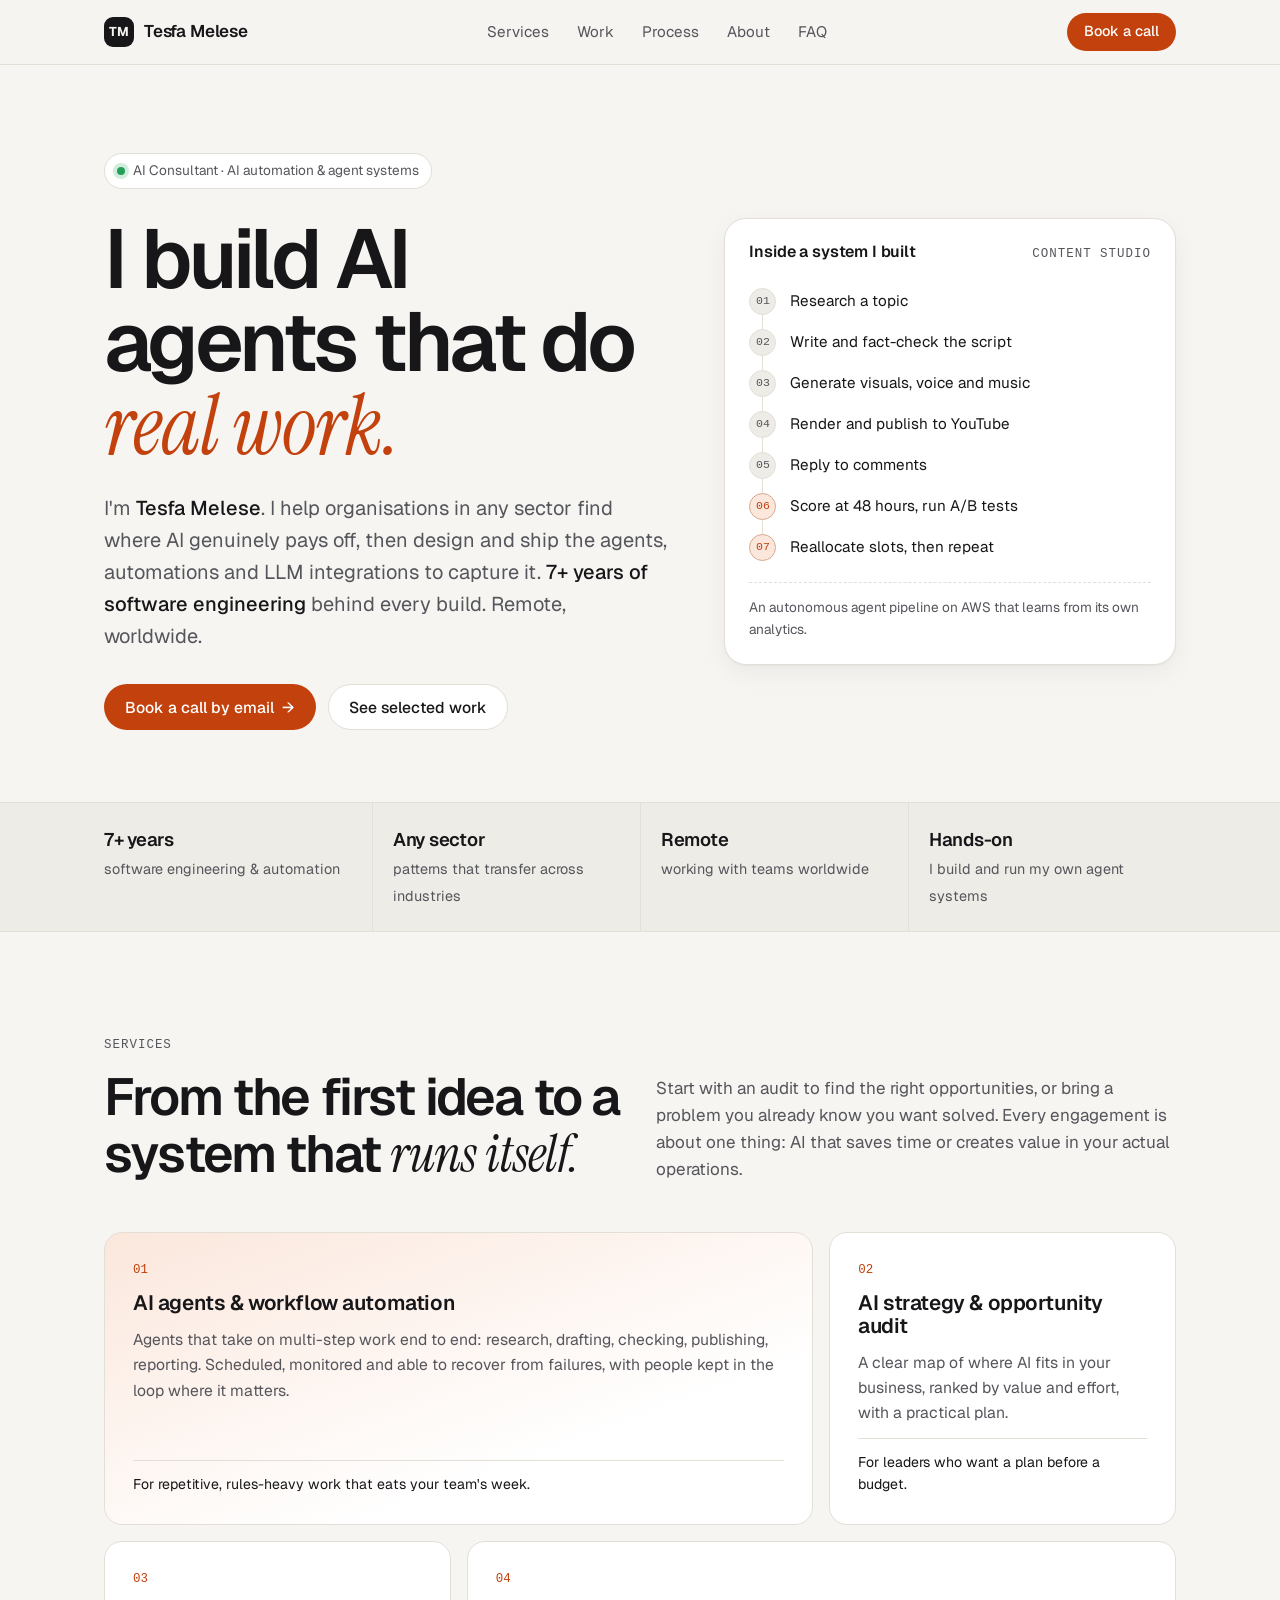
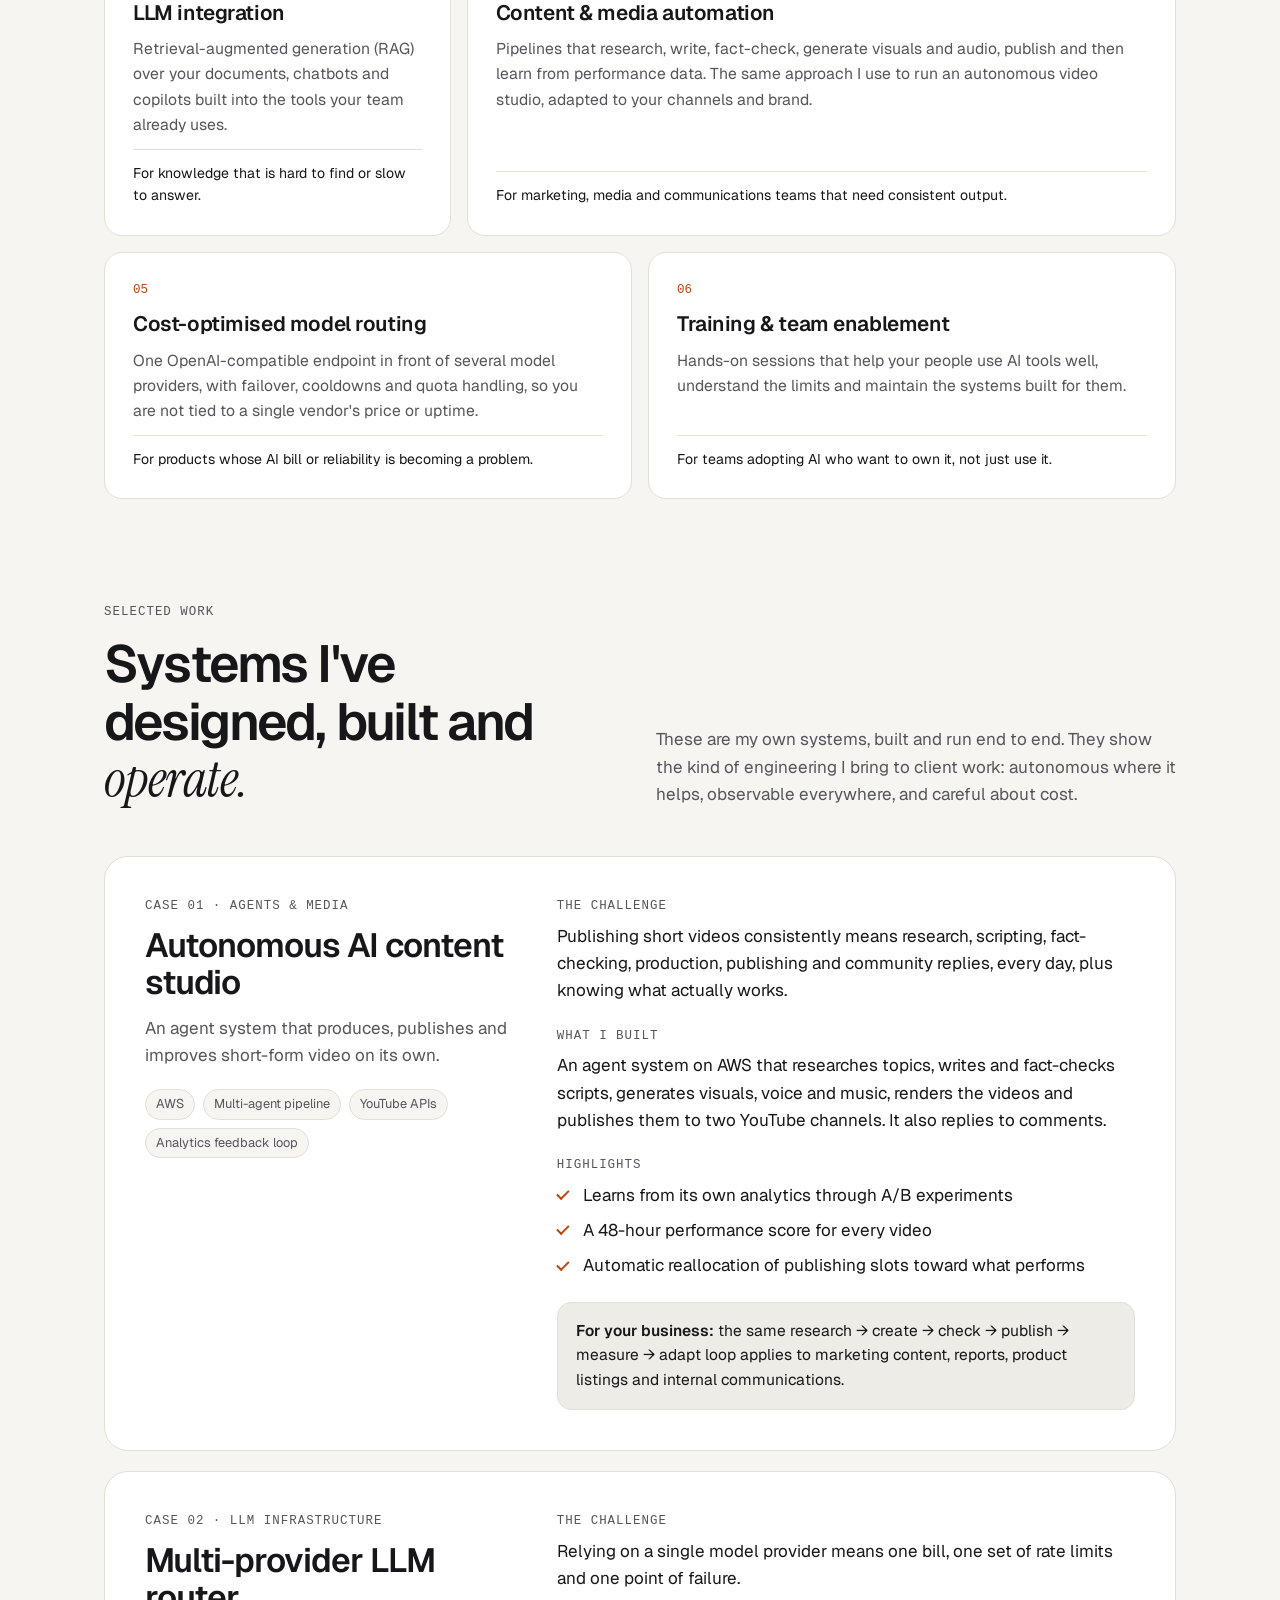
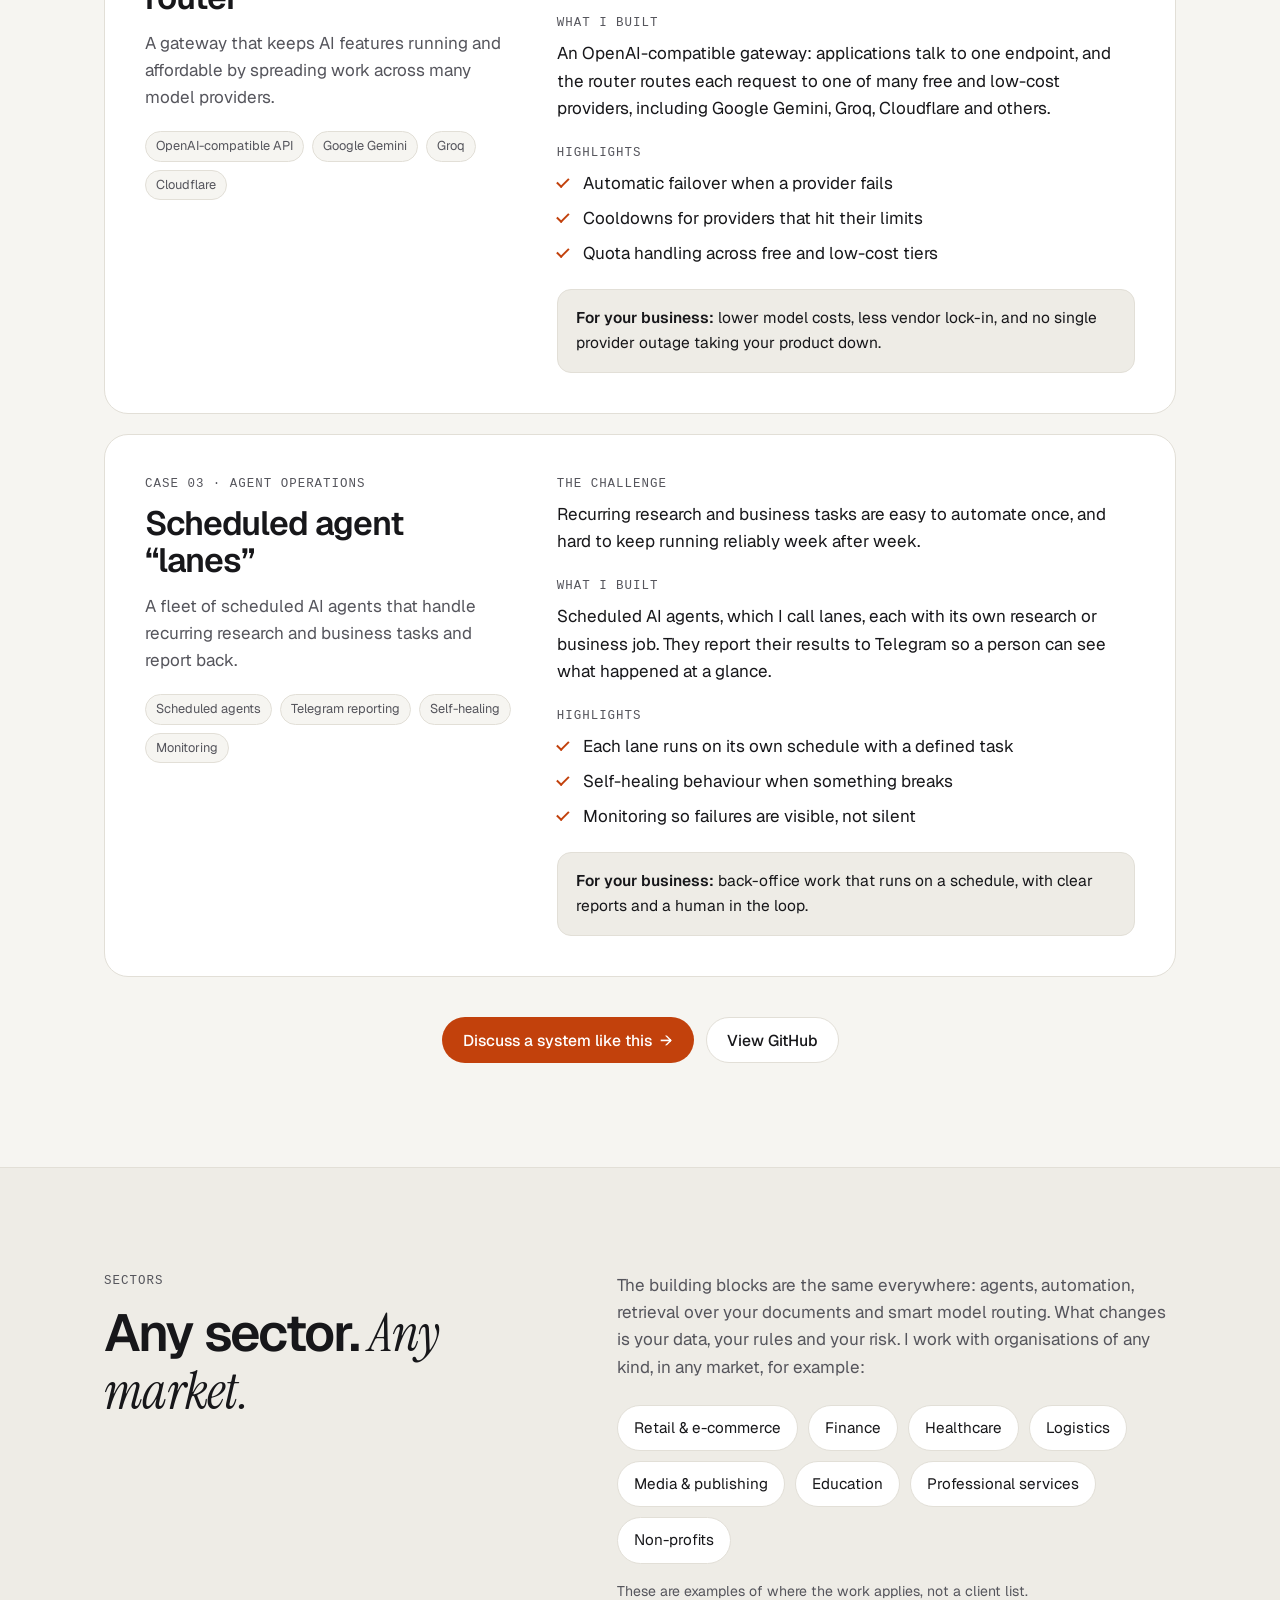
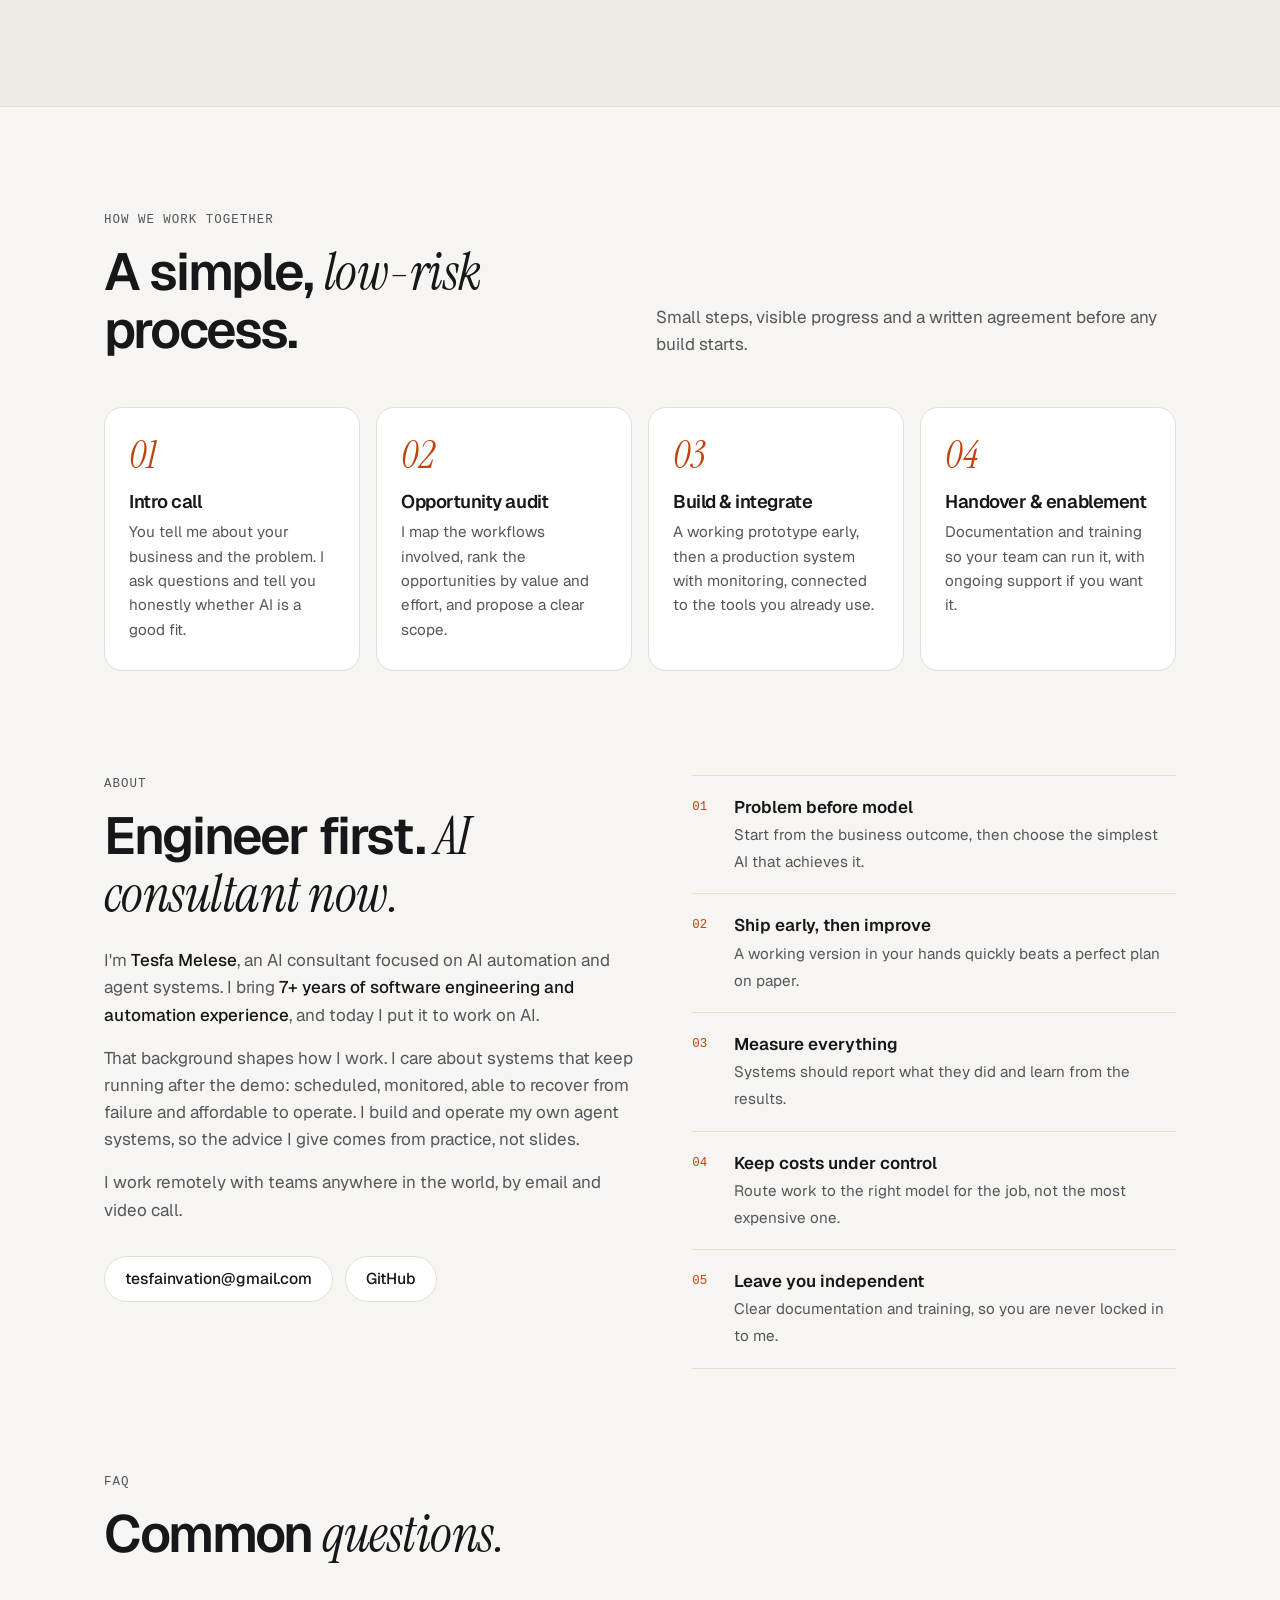
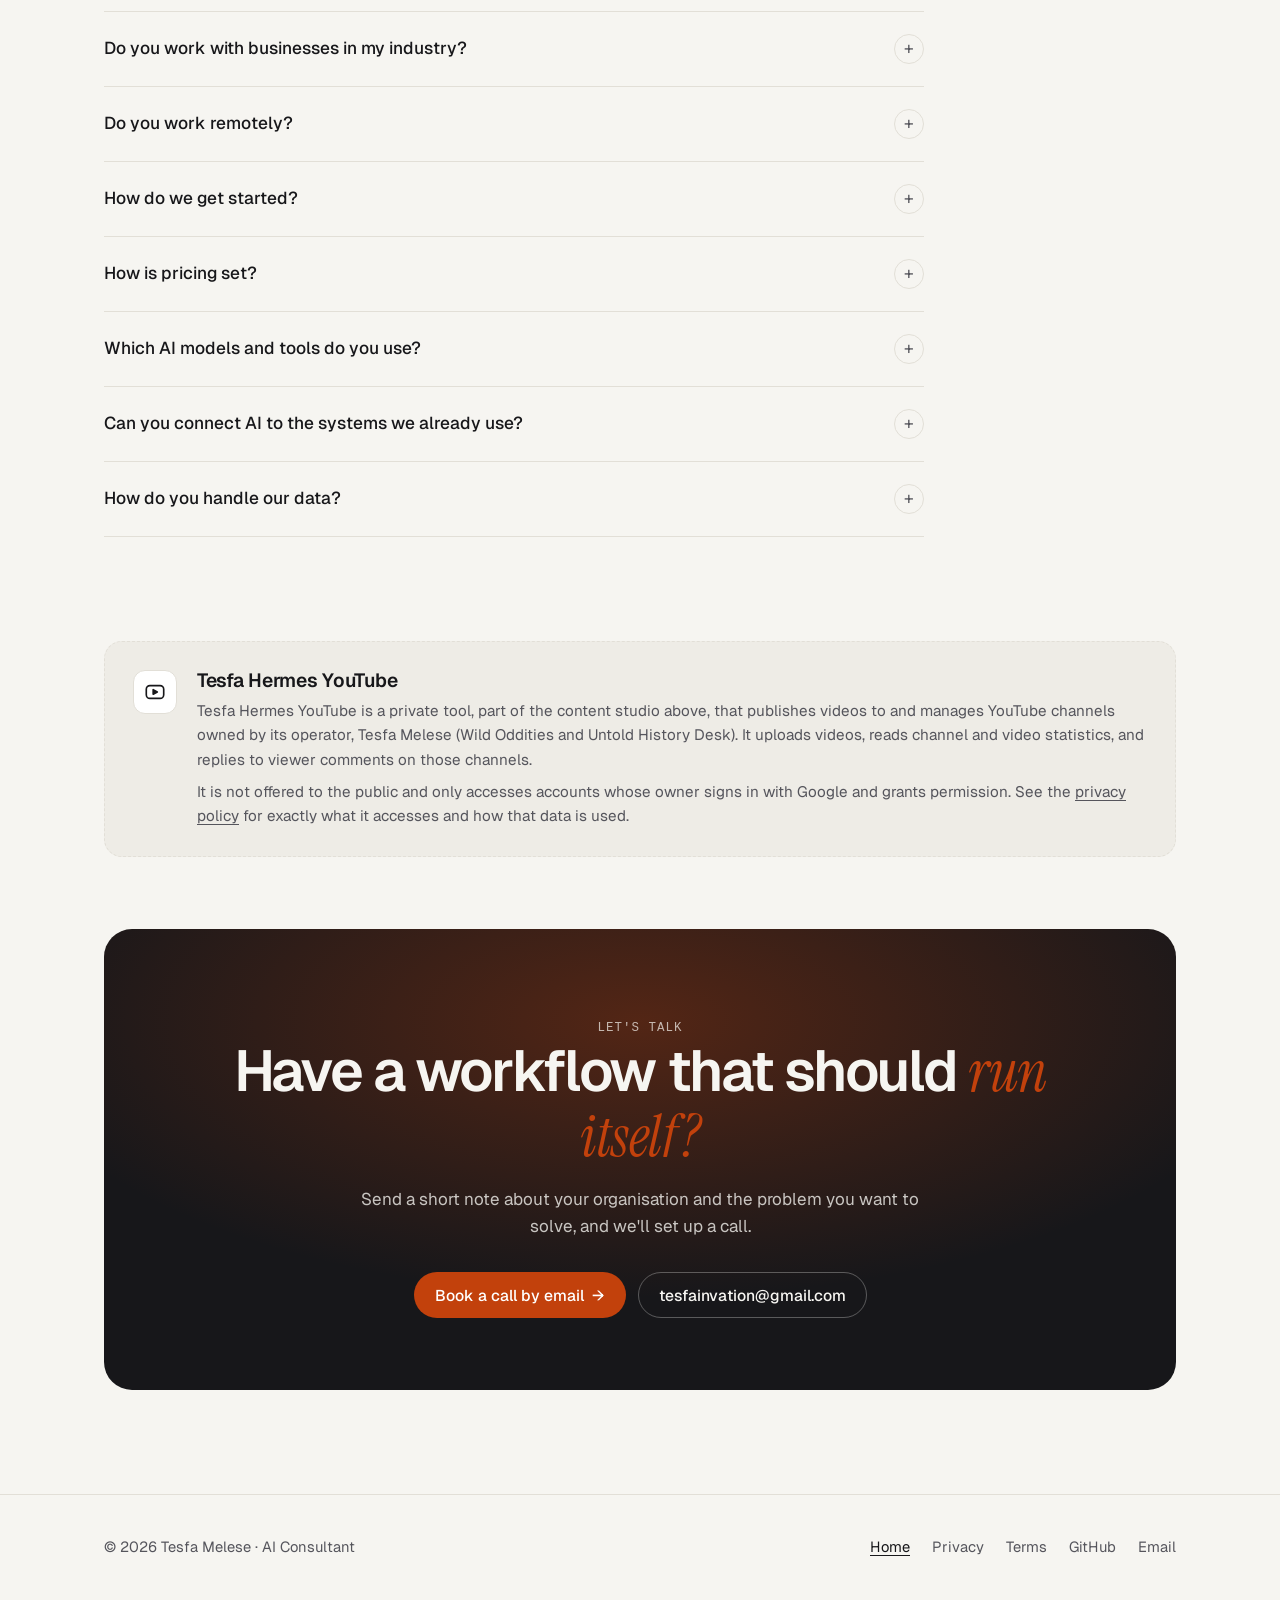
<file: index.html>
<!doctype html>
<html lang="en">
<head>
<meta charset="utf-8">
<meta name="viewport" content="width=device-width, initial-scale=1">
<title>Tesfa Melese | AI Consultant for AI Automation &amp; Agent Systems</title>
<meta name="description" content="Tesfa Melese is an AI consultant who designs and builds AI agents, workflow automation and LLM integrations for organisations in any sector. 7+ years of software engineering. Remote, worldwide.">
<meta name="author" content="Tesfa Melese">
<link rel="canonical" href="https://tesfainvation-droid.github.io/mrhope/">
<meta property="og:type" content="website">
<meta property="og:site_name" content="Tesfa Melese">
<meta property="og:title" content="Tesfa Melese | AI Consultant for AI Automation &amp; Agent Systems">
<meta property="og:description" content="I design and build AI agents, workflow automation and LLM integrations that do real work. Any sector, remote, worldwide.">
<meta property="og:url" content="https://tesfainvation-droid.github.io/mrhope/">
<meta name="twitter:card" content="summary">
<meta name="twitter:title" content="Tesfa Melese | AI Consultant">
<meta name="twitter:description" content="AI agents, workflow automation and LLM integrations for organisations in any sector.">
<meta name="theme-color" content="#f6f5f1" media="(prefers-color-scheme: light)">
<meta name="theme-color" content="#0f0f11" media="(prefers-color-scheme: dark)">
<link rel="icon" href="favicon.svg" type="image/svg+xml">
<link rel="preconnect" href="https://fonts.googleapis.com">
<link rel="preconnect" href="https://fonts.gstatic.com" crossorigin>
<link href="https://fonts.googleapis.com/css2?family=Geist:wght@400;500;600;700&family=Instrument+Serif:ital@1&display=swap" rel="stylesheet">
<link rel="stylesheet" href="style.css">
<script type="application/ld+json">
{"@context":"https://schema.org","@type":"Person","name":"Tesfa Melese","jobTitle":"AI Consultant","description":"AI automation and agent systems","email":"mailto:tesfainvation@gmail.com","url":"https://tesfainvation-droid.github.io/mrhope/","sameAs":["https://github.com/tesfainvation-droid"]}
</script>
</head>
<body>
<a class="skip" href="#main">Skip to content</a>

<header class="site-header">
  <nav class="wrap nav" aria-label="Main">
    <a class="brand" href="index.html" aria-label="Tesfa Melese, home"><span class="brand-mark" aria-hidden="true">TM</span><span class="brand-name">Tesfa Melese</span></a>
    <ul class="nav-links">
      <li><a href="#services">Services</a></li>
      <li><a href="#work">Work</a></li>
      <li><a href="#process">Process</a></li>
      <li><a href="#about">About</a></li>
      <li><a href="#faq">FAQ</a></li>
    </ul>
    <a class="btn btn-primary btn-sm" href="mailto:tesfainvation@gmail.com?subject=Booking%20a%20call">Book a call</a>
  </nav>
</header>

<main id="main">

  <!-- Hero -->
  <section class="hero" aria-labelledby="hero-title">
    <div class="wrap hero-grid">
      <div>
        <p class="status"><span class="dot" aria-hidden="true"></span>AI Consultant &middot; AI automation &amp; agent systems</p>
        <h1 id="hero-title">I build AI agents that do <span class="serif">real work.</span></h1>
        <p class="lede">I'm <strong>Tesfa Melese</strong>. I help organisations in any sector find where AI genuinely pays off, then design and ship the agents, automations and LLM integrations to capture it. <strong>7+ years of software engineering</strong> behind every build. Remote, worldwide.</p>
        <div class="cta-row">
          <a class="btn btn-primary" href="mailto:tesfainvation@gmail.com?subject=Booking%20a%20call">Book a call by email <span class="arrow" aria-hidden="true">&rarr;</span></a>
          <a class="btn btn-ghost" href="#work">See selected work</a>
        </div>
      </div>

      <aside class="system" aria-labelledby="system-title">
        <div class="system-head">
          <h2 id="system-title">Inside a system I built</h2>
          <span class="eyebrow">Content studio</span>
        </div>
        <ol class="flow">
          <li><span class="n">01</span>Research a topic</li>
          <li><span class="n">02</span>Write and fact-check the script</li>
          <li><span class="n">03</span>Generate visuals, voice and music</li>
          <li><span class="n">04</span>Render and publish to YouTube</li>
          <li><span class="n">05</span>Reply to comments</li>
          <li class="loop"><span class="n">06</span>Score at 48 hours, run A/B tests</li>
          <li class="loop"><span class="n">07</span>Reallocate slots, then repeat</li>
        </ol>
        <p class="system-foot">An autonomous agent pipeline on AWS that learns from its own analytics.</p>
      </aside>
    </div>
  </section>

  <!-- Facts -->
  <section class="facts" aria-label="At a glance">
    <div class="wrap">
      <ul>
        <li><b>7+ years</b><span>software engineering &amp; automation</span></li>
        <li><b>Any sector</b><span>patterns that transfer across industries</span></li>
        <li><b>Remote</b><span>working with teams worldwide</span></li>
        <li><b>Hands-on</b><span>I build and run my own agent systems</span></li>
      </ul>
    </div>
  </section>

  <!-- Services -->
  <section class="section" id="services" aria-labelledby="services-title">
    <div class="wrap">
      <div class="section-head">
        <div>
          <p class="eyebrow">Services</p>
          <h2 id="services-title">From the first idea to a system that <span class="serif">runs itself.</span></h2>
        </div>
        <p>Start with an audit to find the right opportunities, or bring a problem you already know you want solved. Every engagement is about one thing: AI that saves time or creates value in your actual operations.</p>
      </div>

      <div class="bento">
        <article class="card feature span-4">
          <span class="idx">01</span>
          <h3>AI agents &amp; workflow automation</h3>
          <p>Agents that take on multi-step work end to end: research, drafting, checking, publishing, reporting. Scheduled, monitored and able to recover from failures, with people kept in the loop where it matters.</p>
          <p class="for">For repetitive, rules-heavy work that eats your team's week.</p>
        </article>
        <article class="card span-2">
          <span class="idx">02</span>
          <h3>AI strategy &amp; opportunity audit</h3>
          <p>A clear map of where AI fits in your business, ranked by value and effort, with a practical plan.</p>
          <p class="for">For leaders who want a plan before a budget.</p>
        </article>
        <article class="card span-2">
          <span class="idx">03</span>
          <h3>LLM integration</h3>
          <p>Retrieval-augmented generation (RAG) over your documents, chatbots and copilots built into the tools your team already uses.</p>
          <p class="for">For knowledge that is hard to find or slow to answer.</p>
        </article>
        <article class="card span-4">
          <span class="idx">04</span>
          <h3>Content &amp; media automation</h3>
          <p>Pipelines that research, write, fact-check, generate visuals and audio, publish and then learn from performance data. The same approach I use to run an autonomous video studio, adapted to your channels and brand.</p>
          <p class="for">For marketing, media and communications teams that need consistent output.</p>
        </article>
        <article class="card span-3">
          <span class="idx">05</span>
          <h3>Cost-optimised model routing</h3>
          <p>One OpenAI-compatible endpoint in front of several model providers, with failover, cooldowns and quota handling, so you are not tied to a single vendor's price or uptime.</p>
          <p class="for">For products whose AI bill or reliability is becoming a problem.</p>
        </article>
        <article class="card span-3">
          <span class="idx">06</span>
          <h3>Training &amp; team enablement</h3>
          <p>Hands-on sessions that help your people use AI tools well, understand the limits and maintain the systems built for them.</p>
          <p class="for">For teams adopting AI who want to own it, not just use it.</p>
        </article>
      </div>
    </div>
  </section>

  <!-- Work -->
  <section class="section" id="work" aria-labelledby="work-title" style="padding-top:0">
    <div class="wrap">
      <div class="section-head">
        <div>
          <p class="eyebrow">Selected work</p>
          <h2 id="work-title">Systems I've designed, built and <span class="serif">operate.</span></h2>
        </div>
        <p>These are my own systems, built and run end to end. They show the kind of engineering I bring to client work: autonomous where it helps, observable everywhere, and careful about cost.</p>
      </div>

      <div class="cases">
        <article class="case">
          <div class="case-meta">
            <p class="eyebrow">Case 01 &middot; Agents &amp; media</p>
            <h3>Autonomous AI content studio</h3>
            <p>An agent system that produces, publishes and improves short-form video on its own.</p>
            <ul class="tags" aria-label="Technologies and themes">
              <li>AWS</li><li>Multi-agent pipeline</li><li>YouTube APIs</li><li>Analytics feedback loop</li>
            </ul>
          </div>
          <div class="case-body">
            <div>
              <h4>The challenge</h4>
              <p>Publishing short videos consistently means research, scripting, fact-checking, production, publishing and community replies, every day, plus knowing what actually works.</p>
            </div>
            <div>
              <h4>What I built</h4>
              <p>An agent system on AWS that researches topics, writes and fact-checks scripts, generates visuals, voice and music, renders the videos and publishes them to two YouTube channels. It also replies to comments.</p>
            </div>
            <div>
              <h4>Highlights</h4>
              <ul class="ticks">
                <li>Learns from its own analytics through A/B experiments</li>
                <li>A 48-hour performance score for every video</li>
                <li>Automatic reallocation of publishing slots toward what performs</li>
              </ul>
            </div>
            <p class="takeaway"><b>For your business:</b> the same research &rarr; create &rarr; check &rarr; publish &rarr; measure &rarr; adapt loop applies to marketing content, reports, product listings and internal communications.</p>
          </div>
        </article>

        <article class="case">
          <div class="case-meta">
            <p class="eyebrow">Case 02 &middot; LLM infrastructure</p>
            <h3>Multi-provider LLM router</h3>
            <p>A gateway that keeps AI features running and affordable by spreading work across many model providers.</p>
            <ul class="tags" aria-label="Technologies and themes">
              <li>OpenAI-compatible API</li><li>Google Gemini</li><li>Groq</li><li>Cloudflare</li>
            </ul>
          </div>
          <div class="case-body">
            <div>
              <h4>The challenge</h4>
              <p>Relying on a single model provider means one bill, one set of rate limits and one point of failure.</p>
            </div>
            <div>
              <h4>What I built</h4>
              <p>An OpenAI-compatible gateway: applications talk to one endpoint, and the router routes each request to one of many free and low-cost providers, including Google Gemini, Groq, Cloudflare and others.</p>
            </div>
            <div>
              <h4>Highlights</h4>
              <ul class="ticks">
                <li>Automatic failover when a provider fails</li>
                <li>Cooldowns for providers that hit their limits</li>
                <li>Quota handling across free and low-cost tiers</li>
              </ul>
            </div>
            <p class="takeaway"><b>For your business:</b> lower model costs, less vendor lock-in, and no single provider outage taking your product down.</p>
          </div>
        </article>

        <article class="case">
          <div class="case-meta">
            <p class="eyebrow">Case 03 &middot; Agent operations</p>
            <h3>Scheduled agent “lanes”</h3>
            <p>A fleet of scheduled AI agents that handle recurring research and business tasks and report back.</p>
            <ul class="tags" aria-label="Technologies and themes">
              <li>Scheduled agents</li><li>Telegram reporting</li><li>Self-healing</li><li>Monitoring</li>
            </ul>
          </div>
          <div class="case-body">
            <div>
              <h4>The challenge</h4>
              <p>Recurring research and business tasks are easy to automate once, and hard to keep running reliably week after week.</p>
            </div>
            <div>
              <h4>What I built</h4>
              <p>Scheduled AI agents, which I call lanes, each with its own research or business job. They report their results to Telegram so a person can see what happened at a glance.</p>
            </div>
            <div>
              <h4>Highlights</h4>
              <ul class="ticks">
                <li>Each lane runs on its own schedule with a defined task</li>
                <li>Self-healing behaviour when something breaks</li>
                <li>Monitoring so failures are visible, not silent</li>
              </ul>
            </div>
            <p class="takeaway"><b>For your business:</b> back-office work that runs on a schedule, with clear reports and a human in the loop.</p>
          </div>
        </article>
      </div>

      <div class="cta-row" style="justify-content:center;margin-top:40px">
        <a class="btn btn-primary" href="mailto:tesfainvation@gmail.com?subject=A%20system%20like%20this%20for%20my%20business">Discuss a system like this <span class="arrow" aria-hidden="true">&rarr;</span></a>
        <a class="btn btn-ghost" href="https://github.com/tesfainvation-droid" rel="noopener">View GitHub</a>
      </div>
    </div>
  </section>

  <!-- Sectors -->
  <section class="section" id="sectors" aria-labelledby="sectors-title" style="background:var(--bg-2);border-top:1px solid var(--line);border-bottom:1px solid var(--line)">
    <div class="wrap sectors">
      <div>
        <p class="eyebrow">Sectors</p>
        <h2 id="sectors-title" style="font-size:clamp(2rem,1.3rem + 2.6vw,3.25rem);letter-spacing:-.035em;margin-top:12px">Any sector. <span class="serif">Any market.</span></h2>
      </div>
      <div>
        <p style="color:var(--muted);margin-bottom:24px">The building blocks are the same everywhere: agents, automation, retrieval over your documents and smart model routing. What changes is your data, your rules and your risk. I work with organisations of any kind, in any market, for example:</p>
        <ul class="chips">
          <li>Retail &amp; e-commerce</li><li>Finance</li><li>Healthcare</li><li>Logistics</li><li>Media &amp; publishing</li><li>Education</li><li>Professional services</li><li>Non-profits</li>
        </ul>
        <p class="note">These are examples of where the work applies, not a client list.</p>
      </div>
    </div>
  </section>

  <!-- Process -->
  <section class="section" id="process" aria-labelledby="process-title">
    <div class="wrap">
      <div class="section-head">
        <div>
          <p class="eyebrow">How we work together</p>
          <h2 id="process-title">A simple, <span class="serif">low-risk</span> process.</h2>
        </div>
        <p>Small steps, visible progress and a written agreement before any build starts.</p>
      </div>
      <ol class="steps">
        <li><h3>Intro call</h3><p>You tell me about your business and the problem. I ask questions and tell you honestly whether AI is a good fit.</p></li>
        <li><h3>Opportunity audit</h3><p>I map the workflows involved, rank the opportunities by value and effort, and propose a clear scope.</p></li>
        <li><h3>Build &amp; integrate</h3><p>A working prototype early, then a production system with monitoring, connected to the tools you already use.</p></li>
        <li><h3>Handover &amp; enablement</h3><p>Documentation and training so your team can run it, with ongoing support if you want it.</p></li>
      </ol>
    </div>
  </section>

  <!-- About -->
  <section class="section" id="about" aria-labelledby="about-title" style="padding-top:0">
    <div class="wrap about">
      <div class="about-copy">
        <p class="eyebrow">About</p>
        <h2 id="about-title">Engineer first. <span class="serif">AI consultant now.</span></h2>
        <p>I'm <strong>Tesfa Melese</strong>, an AI consultant focused on AI automation and agent systems. I bring <strong>7+ years of software engineering and automation experience</strong>, and today I put it to work on AI.</p>
        <p>That background shapes how I work. I care about systems that keep running after the demo: scheduled, monitored, able to recover from failure and affordable to operate. I build and operate my own agent systems, so the advice I give comes from practice, not slides.</p>
        <p>I work remotely with teams anywhere in the world, by email and video call.</p>
        <div class="cta-row">
          <a class="btn btn-ghost" href="mailto:tesfainvation@gmail.com"><span class="break">tesfainvation@gmail.com</span></a>
          <a class="btn btn-ghost" href="https://github.com/tesfainvation-droid" rel="noopener">GitHub</a>
        </div>
      </div>
      <ul class="principles" aria-label="How I work">
        <li><span class="k">01</span><div><b>Problem before model</b><span>Start from the business outcome, then choose the simplest AI that achieves it.</span></div></li>
        <li><span class="k">02</span><div><b>Ship early, then improve</b><span>A working version in your hands quickly beats a perfect plan on paper.</span></div></li>
        <li><span class="k">03</span><div><b>Measure everything</b><span>Systems should report what they did and learn from the results.</span></div></li>
        <li><span class="k">04</span><div><b>Keep costs under control</b><span>Route work to the right model for the job, not the most expensive one.</span></div></li>
        <li><span class="k">05</span><div><b>Leave you independent</b><span>Clear documentation and training, so you are never locked in to me.</span></div></li>
      </ul>
    </div>
  </section>

  <!-- FAQ -->
  <section class="section" id="faq" aria-labelledby="faq-title" style="padding-top:0">
    <div class="wrap">
      <div class="section-head">
        <div>
          <p class="eyebrow">FAQ</p>
          <h2 id="faq-title">Common <span class="serif">questions.</span></h2>
        </div>
      </div>
      <div class="faq">
        <details>
          <summary>Do you work with businesses in my industry?</summary>
          <p>Very likely. I work with organisations in any sector. The core techniques, such as agents, automation, retrieval and model routing, transfer well; the first call is where we check whether your use case is a good fit.</p>
        </details>
        <details>
          <summary>Do you work remotely?</summary>
          <p>Yes. I work remotely with teams worldwide, using email for most communication and video calls at a time that suits both sides.</p>
        </details>
        <details>
          <summary>How do we get started?</summary>
          <p>Send an email to <a href="mailto:tesfainvation@gmail.com" class="break">tesfainvation@gmail.com</a> with a few lines about your organisation and the problem you want to solve. We'll arrange a short call, and if it is a good fit you'll receive a written proposal.</p>
        </details>
        <details>
          <summary>How is pricing set?</summary>
          <p>Every engagement is scoped individually. You receive a written proposal covering scope, timeline and price before any work begins, and the engagement is governed by a separate written agreement.</p>
        </details>
        <details>
          <summary>Which AI models and tools do you use?</summary>
          <p>I'm model-agnostic. I've built systems across providers such as Google Gemini, Groq and Cloudflare, and I choose models based on the task, the cost and your data requirements.</p>
        </details>
        <details>
          <summary>Can you connect AI to the systems we already use?</summary>
          <p>Integration is a core part of the work. The aim is for AI to fit into the tools and processes your team already relies on, not to add another tool to the pile.</p>
        </details>
        <details>
          <summary>How do you handle our data?</summary>
          <p>How data is accessed, stored and protected is agreed up front and written into the engagement agreement. Systems are designed to use only the data they need.</p>
        </details>
      </div>
    </div>
  </section>

  <!-- App note (Google OAuth homepage) -->
  <section aria-labelledby="app-title">
    <div class="wrap" style="padding-bottom:72px">
      <div class="app-note">
        <div class="badge" aria-hidden="true">
          <svg width="22" height="22" viewBox="0 0 24 24" fill="none" stroke="currentColor" stroke-width="1.8" stroke-linecap="round" stroke-linejoin="round"><rect x="2.5" y="5" width="19" height="14" rx="4"/><path d="M10 9.5v5l4.5-2.5z" fill="currentColor"/></svg>
        </div>
        <div>
          <h2 id="app-title">Tesfa Hermes YouTube</h2>
          <p>Tesfa Hermes YouTube is a private tool, part of the content studio above, that publishes videos to and manages YouTube channels owned by its operator, Tesfa Melese (Wild Oddities and Untold History Desk). It uploads videos, reads channel and video statistics, and replies to viewer comments on those channels.</p>
          <p>It is not offered to the public and only accesses accounts whose owner signs in with Google and grants permission. See the <a href="privacy.html#app">privacy policy</a> for exactly what it accesses and how that data is used.</p>
        </div>
      </div>
    </div>
  </section>

  <!-- Final CTA -->
  <section class="wrap" aria-labelledby="cta-title">
    <div class="cta-band">
      <p class="eyebrow" style="opacity:.7;color:inherit">Let's talk</p>
      <h2 id="cta-title">Have a workflow that should <span class="serif">run itself?</span></h2>
      <p>Send a short note about your organisation and the problem you want to solve, and we'll set up a call.</p>
      <div class="cta-row">
        <a class="btn btn-primary" href="mailto:tesfainvation@gmail.com?subject=Booking%20a%20call">Book a call by email <span class="arrow" aria-hidden="true">&rarr;</span></a>
        <a class="btn btn-ghost" href="mailto:tesfainvation@gmail.com"><span class="break">tesfainvation@gmail.com</span></a>
      </div>
    </div>
  </section>

</main>

<footer class="site-footer">
  <div class="wrap foot">
    <p>&copy; 2026 Tesfa Melese &middot; AI Consultant</p>
    <ul class="foot-links" aria-label="Footer">
      <li><a href="index.html" aria-current="page">Home</a></li>
      <li><a href="privacy.html">Privacy</a></li>
      <li><a href="terms.html">Terms</a></li>
      <li><a href="https://github.com/tesfainvation-droid" rel="noopener">GitHub</a></li>
      <li><a href="mailto:tesfainvation@gmail.com">Email</a></li>
    </ul>
  </div>
</footer>
</body>
</html>
</file>
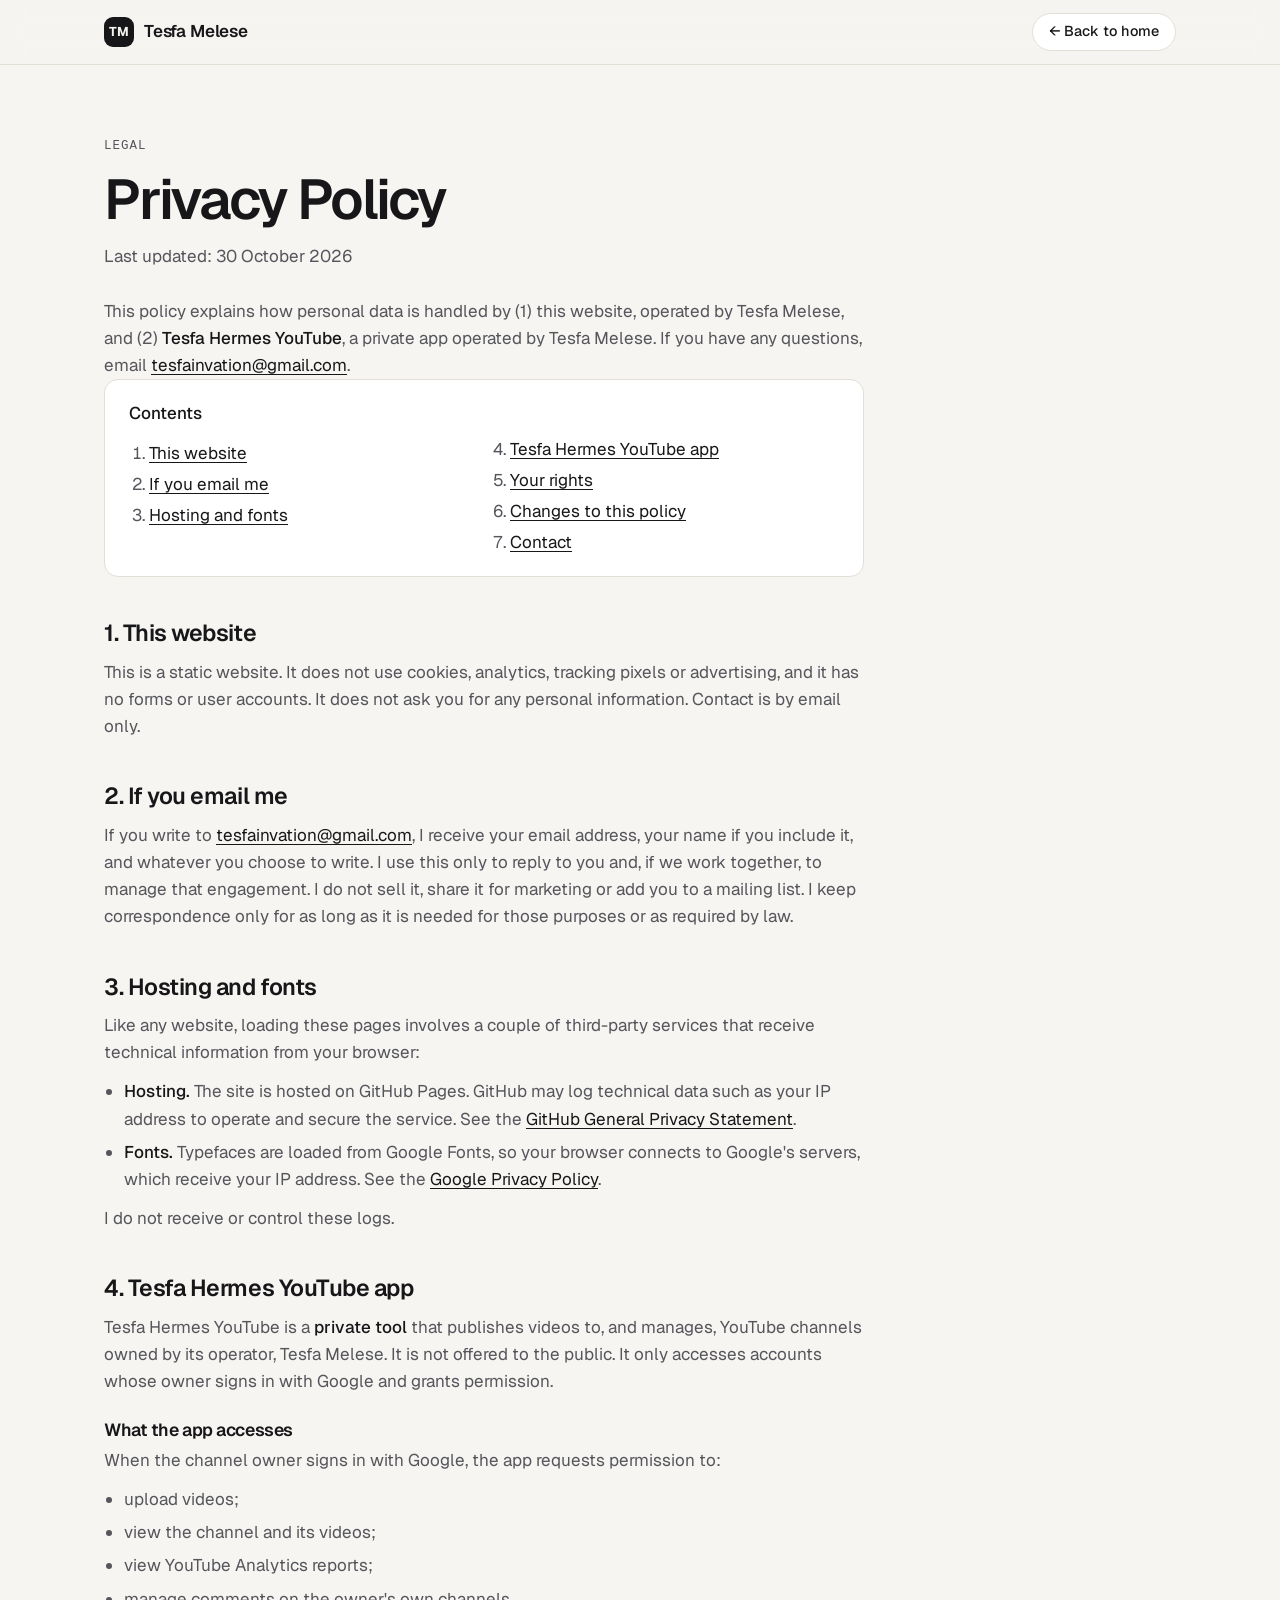
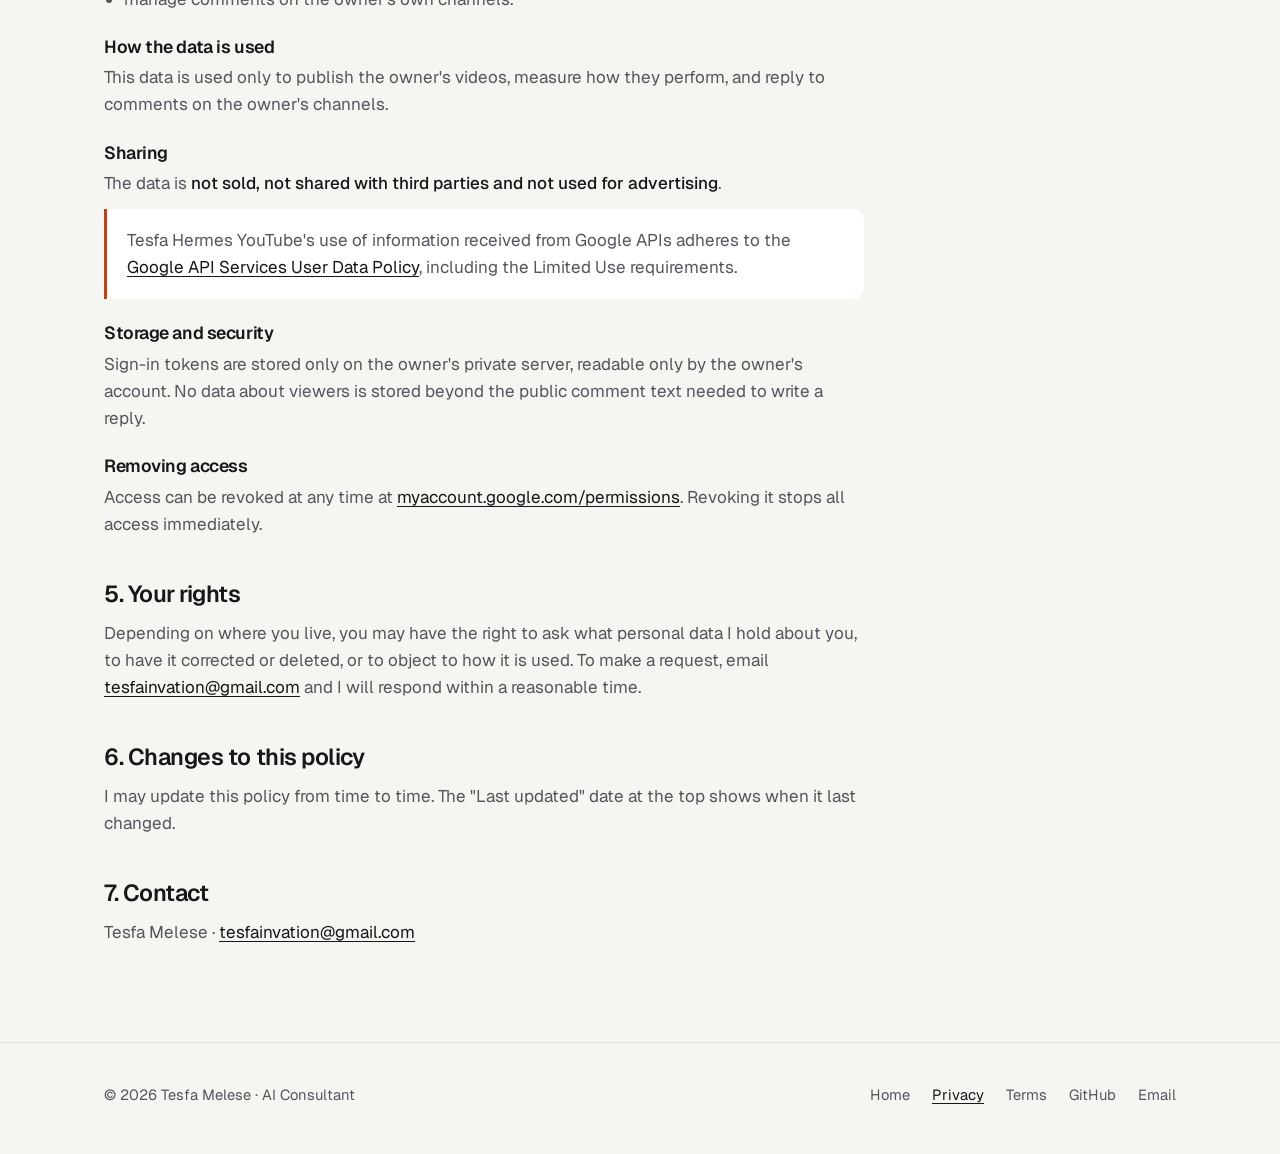
<file: privacy.html>
<!doctype html>
<html lang="en">
<head>
<meta charset="utf-8">
<meta name="viewport" content="width=device-width, initial-scale=1">
<title>Privacy Policy | Tesfa Melese and Tesfa Hermes YouTube</title>
<meta name="description" content="Privacy policy for the website of Tesfa Melese, AI consultant, and for the Tesfa Hermes YouTube app.">
<link rel="canonical" href="https://tesfainvation-droid.github.io/mrhope/privacy.html">
<meta property="og:type" content="website">
<meta property="og:site_name" content="Tesfa Melese">
<meta property="og:title" content="Privacy Policy | Tesfa Melese">
<meta property="og:description" content="How this website and the Tesfa Hermes YouTube app handle data.">
<meta property="og:url" content="https://tesfainvation-droid.github.io/mrhope/privacy.html">
<meta name="twitter:card" content="summary">
<meta name="theme-color" content="#f6f5f1" media="(prefers-color-scheme: light)">
<meta name="theme-color" content="#0f0f11" media="(prefers-color-scheme: dark)">
<link rel="icon" href="favicon.svg" type="image/svg+xml">
<link rel="preconnect" href="https://fonts.googleapis.com">
<link rel="preconnect" href="https://fonts.gstatic.com" crossorigin>
<link href="https://fonts.googleapis.com/css2?family=Geist:wght@400;500;600;700&family=Instrument+Serif:ital@1&display=swap" rel="stylesheet">
<link rel="stylesheet" href="style.css">
</head>
<body>
<a class="skip" href="#main">Skip to content</a>

<header class="site-header">
  <nav class="wrap nav" aria-label="Main">
    <a class="brand" href="index.html" aria-label="Tesfa Melese, home"><span class="brand-mark" aria-hidden="true">TM</span><span class="brand-name">Tesfa Melese</span></a>
    <a class="btn btn-ghost btn-sm" href="index.html">&larr; Back to home</a>
  </nav>
</header>

<main id="main" class="wrap">
  <article class="legal">
    <p class="eyebrow">Legal</p>
    <h1>Privacy Policy</h1>
    <p class="updated">Last updated: 30 October 2026</p>

    <p>This policy explains how personal data is handled by (1) this website, operated by Tesfa Melese, and (2) <strong>Tesfa Hermes YouTube</strong>, a private app operated by Tesfa Melese. If you have any questions, email <a href="mailto:tesfainvation@gmail.com">tesfainvation@gmail.com</a>.</p>

    <nav class="toc" aria-label="Contents">
      <strong>Contents</strong>
      <ol>
        <li><a href="#website">This website</a></li>
        <li><a href="#email">If you email me</a></li>
        <li><a href="#third-parties">Hosting and fonts</a></li>
        <li><a href="#app">Tesfa Hermes YouTube app</a></li>
        <li><a href="#rights">Your rights</a></li>
        <li><a href="#changes">Changes to this policy</a></li>
        <li><a href="#contact">Contact</a></li>
      </ol>
    </nav>

    <h2 id="website">1. This website</h2>
    <p>This is a static website. It does not use cookies, analytics, tracking pixels or advertising, and it has no forms or user accounts. It does not ask you for any personal information. Contact is by email only.</p>

    <h2 id="email">2. If you email me</h2>
    <p>If you write to <a href="mailto:tesfainvation@gmail.com">tesfainvation@gmail.com</a>, I receive your email address, your name if you include it, and whatever you choose to write. I use this only to reply to you and, if we work together, to manage that engagement. I do not sell it, share it for marketing or add you to a mailing list. I keep correspondence only for as long as it is needed for those purposes or as required by law.</p>

    <h2 id="third-parties">3. Hosting and fonts</h2>
    <p>Like any website, loading these pages involves a couple of third-party services that receive technical information from your browser:</p>
    <ul>
      <li><strong>Hosting.</strong> The site is hosted on GitHub Pages. GitHub may log technical data such as your IP address to operate and secure the service. See the <a href="https://docs.github.com/en/site-policy/privacy-policies/github-general-privacy-statement" rel="noopener">GitHub General Privacy Statement</a>.</li>
      <li><strong>Fonts.</strong> Typefaces are loaded from Google Fonts, so your browser connects to Google's servers, which receive your IP address. See the <a href="https://policies.google.com/privacy" rel="noopener">Google Privacy Policy</a>.</li>
    </ul>
    <p>I do not receive or control these logs.</p>

    <h2 id="app">4. Tesfa Hermes YouTube app</h2>
    <p>Tesfa Hermes YouTube is a <strong>private tool</strong> that publishes videos to, and manages, YouTube channels owned by its operator, Tesfa Melese. It is not offered to the public. It only accesses accounts whose owner signs in with Google and grants permission.</p>

    <h3>What the app accesses</h3>
    <p>When the channel owner signs in with Google, the app requests permission to:</p>
    <ul>
      <li>upload videos;</li>
      <li>view the channel and its videos;</li>
      <li>view YouTube Analytics reports;</li>
      <li>manage comments on the owner's own channels.</li>
    </ul>

    <h3>How the data is used</h3>
    <p>This data is used only to publish the owner's videos, measure how they perform, and reply to comments on the owner's channels.</p>

    <h3>Sharing</h3>
    <p>The data is <strong>not sold, not shared with third parties and not used for advertising</strong>.</p>
    <p class="callout">Tesfa Hermes YouTube's use of information received from Google APIs adheres to the <a href="https://developers.google.com/terms/api-services-user-data-policy" rel="noopener">Google API Services User Data Policy</a>, including the Limited Use requirements.</p>

    <h3>Storage and security</h3>
    <p>Sign-in tokens are stored only on the owner's private server, readable only by the owner's account. No data about viewers is stored beyond the public comment text needed to write a reply.</p>

    <h3>Removing access</h3>
    <p>Access can be revoked at any time at <a href="https://myaccount.google.com/permissions" rel="noopener">myaccount.google.com/permissions</a>. Revoking it stops all access immediately.</p>

    <h2 id="rights">5. Your rights</h2>
    <p>Depending on where you live, you may have the right to ask what personal data I hold about you, to have it corrected or deleted, or to object to how it is used. To make a request, email <a href="mailto:tesfainvation@gmail.com">tesfainvation@gmail.com</a> and I will respond within a reasonable time.</p>

    <h2 id="changes">6. Changes to this policy</h2>
    <p>I may update this policy from time to time. The "Last updated" date at the top shows when it last changed.</p>

    <h2 id="contact">7. Contact</h2>
    <p>Tesfa Melese &middot; <a href="mailto:tesfainvation@gmail.com">tesfainvation@gmail.com</a></p>
  </article>
</main>

<footer class="site-footer">
  <div class="wrap foot">
    <p>&copy; 2026 Tesfa Melese &middot; AI Consultant</p>
    <ul class="foot-links" aria-label="Footer">
      <li><a href="index.html">Home</a></li>
      <li><a href="privacy.html" aria-current="page">Privacy</a></li>
      <li><a href="terms.html">Terms</a></li>
      <li><a href="https://github.com/tesfainvation-droid" rel="noopener">GitHub</a></li>
      <li><a href="mailto:tesfainvation@gmail.com">Email</a></li>
    </ul>
  </div>
</footer>
</body>
</html>
</file>
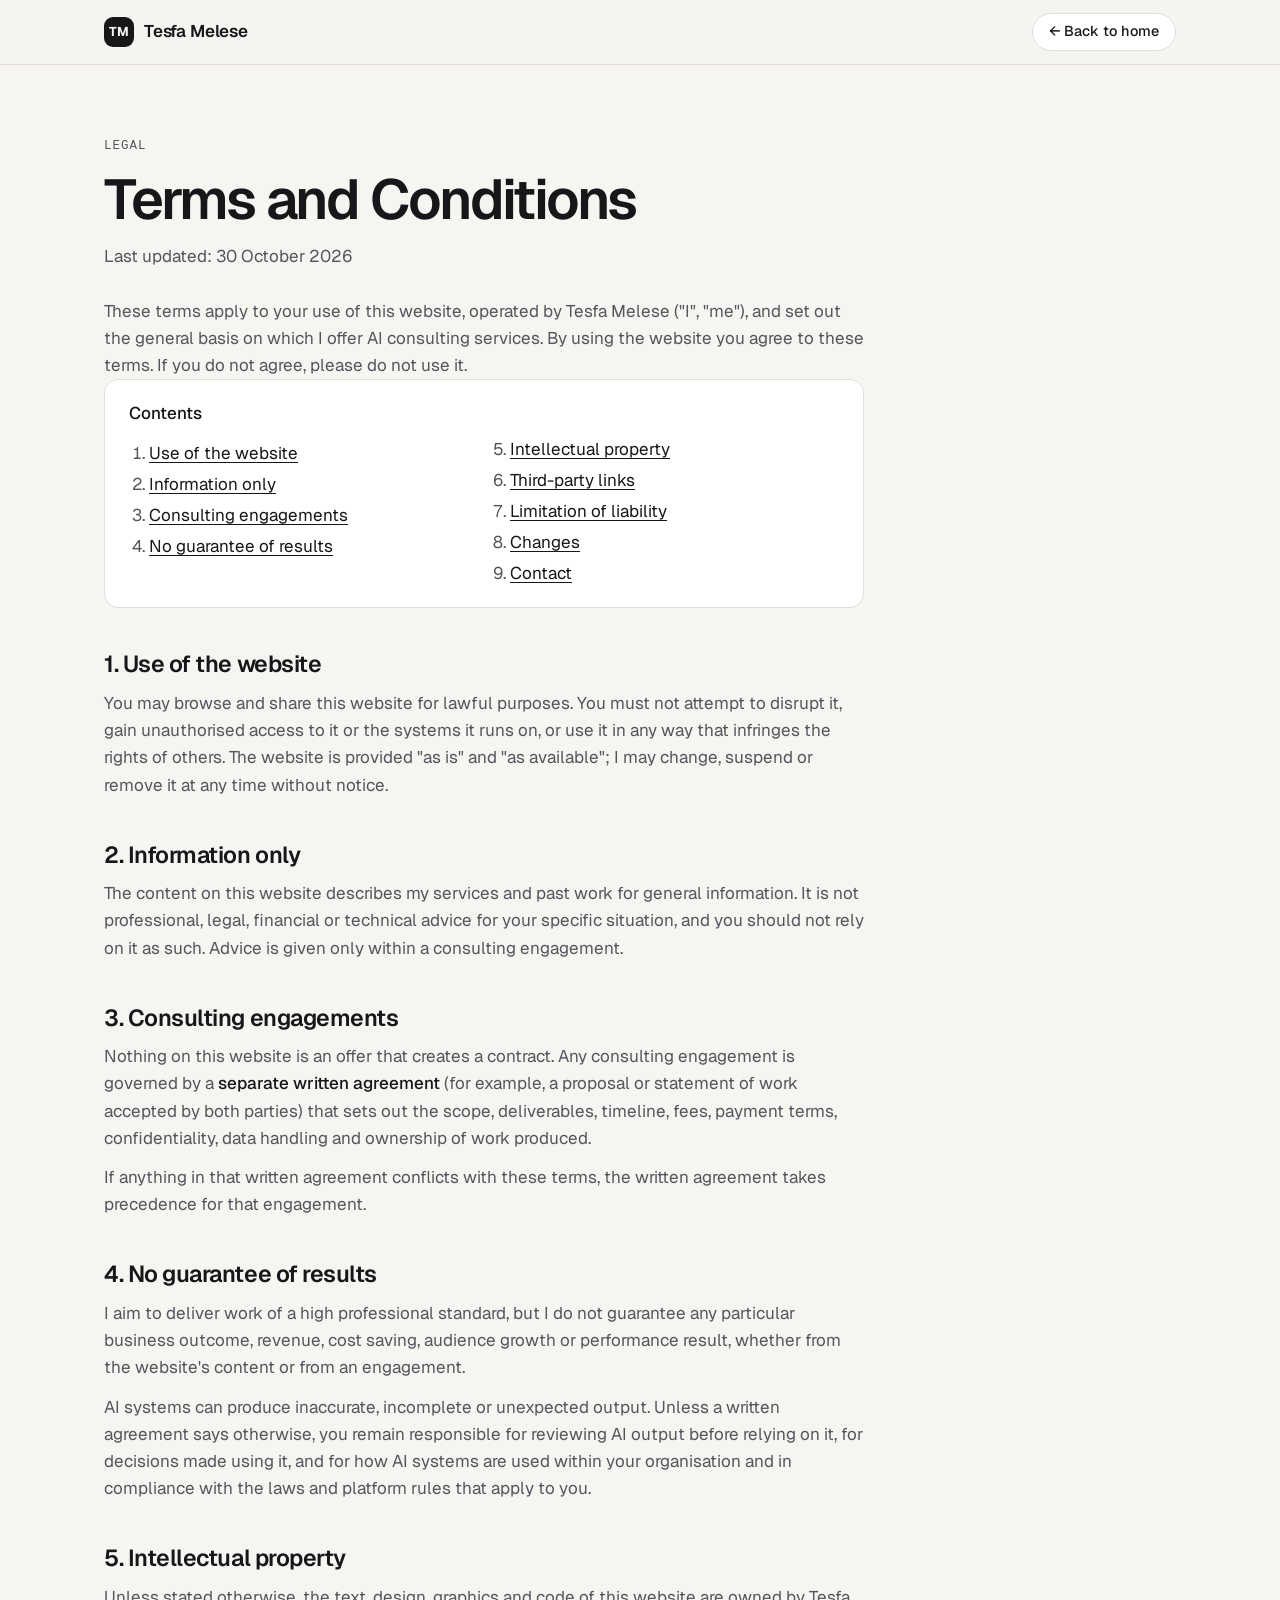
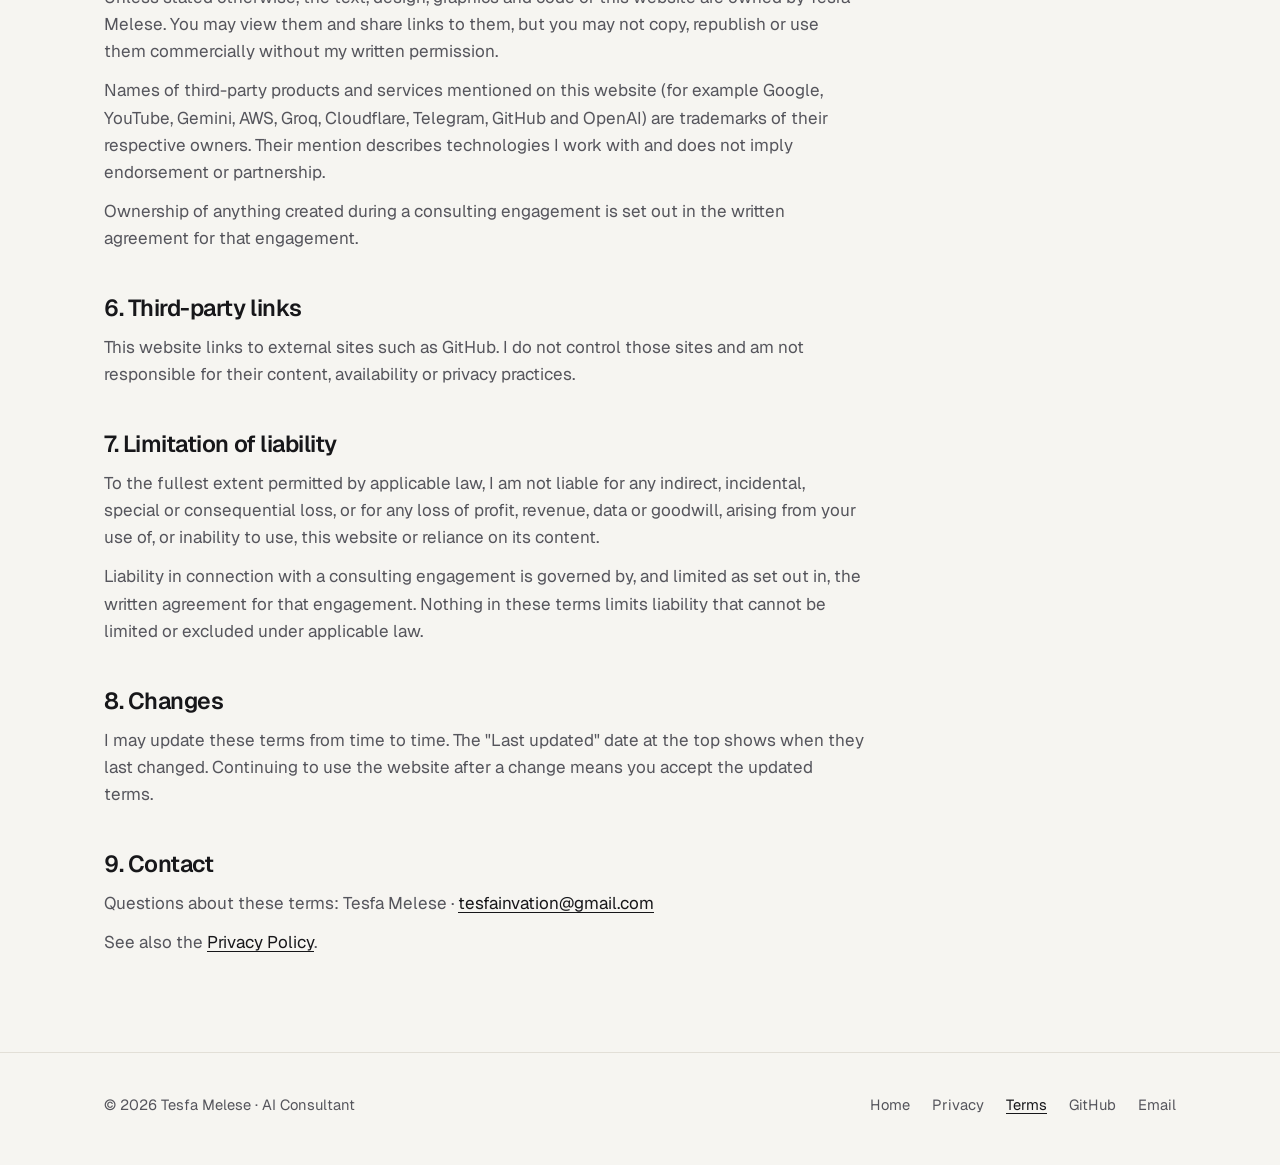
<file: terms.html>
<!doctype html>
<html lang="en">
<head>
<meta charset="utf-8">
<meta name="viewport" content="width=device-width, initial-scale=1">
<title>Terms and Conditions | Tesfa Melese</title>
<meta name="description" content="Terms and conditions for the website of Tesfa Melese, AI consultant, and general terms for consulting engagements.">
<link rel="canonical" href="https://tesfainvation-droid.github.io/mrhope/terms.html">
<meta property="og:type" content="website">
<meta property="og:site_name" content="Tesfa Melese">
<meta property="og:title" content="Terms and Conditions | Tesfa Melese">
<meta property="og:description" content="Website terms and general consulting-engagement terms.">
<meta property="og:url" content="https://tesfainvation-droid.github.io/mrhope/terms.html">
<meta name="twitter:card" content="summary">
<meta name="theme-color" content="#f6f5f1" media="(prefers-color-scheme: light)">
<meta name="theme-color" content="#0f0f11" media="(prefers-color-scheme: dark)">
<link rel="icon" href="favicon.svg" type="image/svg+xml">
<link rel="preconnect" href="https://fonts.googleapis.com">
<link rel="preconnect" href="https://fonts.gstatic.com" crossorigin>
<link href="https://fonts.googleapis.com/css2?family=Geist:wght@400;500;600;700&family=Instrument+Serif:ital@1&display=swap" rel="stylesheet">
<link rel="stylesheet" href="style.css">
</head>
<body>
<a class="skip" href="#main">Skip to content</a>

<header class="site-header">
  <nav class="wrap nav" aria-label="Main">
    <a class="brand" href="index.html" aria-label="Tesfa Melese, home"><span class="brand-mark" aria-hidden="true">TM</span><span class="brand-name">Tesfa Melese</span></a>
    <a class="btn btn-ghost btn-sm" href="index.html">&larr; Back to home</a>
  </nav>
</header>

<main id="main" class="wrap">
  <article class="legal">
    <p class="eyebrow">Legal</p>
    <h1>Terms and Conditions</h1>
    <p class="updated">Last updated: 30 October 2026</p>

    <p>These terms apply to your use of this website, operated by Tesfa Melese ("I", "me"), and set out the general basis on which I offer AI consulting services. By using the website you agree to these terms. If you do not agree, please do not use it.</p>

    <nav class="toc" aria-label="Contents">
      <strong>Contents</strong>
      <ol>
        <li><a href="#use">Use of the website</a></li>
        <li><a href="#information">Information only</a></li>
        <li><a href="#engagements">Consulting engagements</a></li>
        <li><a href="#results">No guarantee of results</a></li>
        <li><a href="#ip">Intellectual property</a></li>
        <li><a href="#links">Third-party links</a></li>
        <li><a href="#liability">Limitation of liability</a></li>
        <li><a href="#changes">Changes</a></li>
        <li><a href="#contact">Contact</a></li>
      </ol>
    </nav>

    <h2 id="use">1. Use of the website</h2>
    <p>You may browse and share this website for lawful purposes. You must not attempt to disrupt it, gain unauthorised access to it or the systems it runs on, or use it in any way that infringes the rights of others. The website is provided "as is" and "as available"; I may change, suspend or remove it at any time without notice.</p>

    <h2 id="information">2. Information only</h2>
    <p>The content on this website describes my services and past work for general information. It is not professional, legal, financial or technical advice for your specific situation, and you should not rely on it as such. Advice is given only within a consulting engagement.</p>

    <h2 id="engagements">3. Consulting engagements</h2>
    <p>Nothing on this website is an offer that creates a contract. Any consulting engagement is governed by a <strong>separate written agreement</strong> (for example, a proposal or statement of work accepted by both parties) that sets out the scope, deliverables, timeline, fees, payment terms, confidentiality, data handling and ownership of work produced.</p>
    <p>If anything in that written agreement conflicts with these terms, the written agreement takes precedence for that engagement.</p>

    <h2 id="results">4. No guarantee of results</h2>
    <p>I aim to deliver work of a high professional standard, but I do not guarantee any particular business outcome, revenue, cost saving, audience growth or performance result, whether from the website's content or from an engagement.</p>
    <p>AI systems can produce inaccurate, incomplete or unexpected output. Unless a written agreement says otherwise, you remain responsible for reviewing AI output before relying on it, for decisions made using it, and for how AI systems are used within your organisation and in compliance with the laws and platform rules that apply to you.</p>

    <h2 id="ip">5. Intellectual property</h2>
    <p>Unless stated otherwise, the text, design, graphics and code of this website are owned by Tesfa Melese. You may view them and share links to them, but you may not copy, republish or use them commercially without my written permission.</p>
    <p>Names of third-party products and services mentioned on this website (for example Google, YouTube, Gemini, AWS, Groq, Cloudflare, Telegram, GitHub and OpenAI) are trademarks of their respective owners. Their mention describes technologies I work with and does not imply endorsement or partnership.</p>
    <p>Ownership of anything created during a consulting engagement is set out in the written agreement for that engagement.</p>

    <h2 id="links">6. Third-party links</h2>
    <p>This website links to external sites such as GitHub. I do not control those sites and am not responsible for their content, availability or privacy practices.</p>

    <h2 id="liability">7. Limitation of liability</h2>
    <p>To the fullest extent permitted by applicable law, I am not liable for any indirect, incidental, special or consequential loss, or for any loss of profit, revenue, data or goodwill, arising from your use of, or inability to use, this website or reliance on its content.</p>
    <p>Liability in connection with a consulting engagement is governed by, and limited as set out in, the written agreement for that engagement. Nothing in these terms limits liability that cannot be limited or excluded under applicable law.</p>

    <h2 id="changes">8. Changes</h2>
    <p>I may update these terms from time to time. The "Last updated" date at the top shows when they last changed. Continuing to use the website after a change means you accept the updated terms.</p>

    <h2 id="contact">9. Contact</h2>
    <p>Questions about these terms: Tesfa Melese &middot; <a href="mailto:tesfainvation@gmail.com">tesfainvation@gmail.com</a></p>
    <p>See also the <a href="privacy.html">Privacy Policy</a>.</p>
  </article>
</main>

<footer class="site-footer">
  <div class="wrap foot">
    <p>&copy; 2026 Tesfa Melese &middot; AI Consultant</p>
    <ul class="foot-links" aria-label="Footer">
      <li><a href="index.html">Home</a></li>
      <li><a href="privacy.html">Privacy</a></li>
      <li><a href="terms.html" aria-current="page">Terms</a></li>
      <li><a href="https://github.com/tesfainvation-droid" rel="noopener">GitHub</a></li>
      <li><a href="mailto:tesfainvation@gmail.com">Email</a></li>
    </ul>
  </div>
</footer>
</body>
</html>
</file>
<file: style.css>
/* Tesfa Melese — shared styles */
:root{
  color-scheme: light dark;
  --bg:#f6f5f1; --bg-2:#eeece6; --surface:#ffffff; --text:#17171a; --muted:#55555c;
  --line:#e2dfd7; --accent:#c2410c; --accent-ink:#ffffff; --accent-soft:#fbe7dc;
  --shadow:0 1px 2px rgba(20,20,20,.04),0 8px 24px rgba(20,20,20,.05);
  --radius:18px;
  --sans:"Geist",ui-sans-serif,system-ui,-apple-system,"Segoe UI",Roboto,sans-serif;
  --serif:"Instrument Serif",ui-serif,Georgia,serif;
  --mono:ui-monospace,SFMono-Regular,Menlo,Consolas,monospace;
}
@media (prefers-color-scheme: dark){
  :root{
    --bg:#0f0f11; --bg-2:#141417; --surface:#18181c; --text:#ededf0; --muted:#a3a3ad;
    --line:#2a2a31; --accent:#ff8f5a; --accent-ink:#1a0c04; --accent-soft:#2b1a11;
    --shadow:0 1px 2px rgba(0,0,0,.3),0 8px 24px rgba(0,0,0,.25);
  }
}
*,*::before,*::after{box-sizing:border-box}
html{scroll-behavior:smooth;-webkit-text-size-adjust:100%}
@media (prefers-reduced-motion: reduce){html{scroll-behavior:auto}}
body{margin:0;background:var(--bg);color:var(--text);font-family:var(--sans);font-size:1.0625rem;
  line-height:1.6;-webkit-font-smoothing:antialiased;overflow-x:hidden}
img,svg{max-width:100%;display:block}
a{color:inherit;text-decoration-thickness:1px;text-underline-offset:3px}
a:hover{color:var(--accent)}
:focus-visible{outline:2px solid var(--accent);outline-offset:3px;border-radius:6px}
h1,h2,h3{line-height:1.1;letter-spacing:-.025em;margin:0;font-weight:600}
p{margin:0}
.wrap{width:100%;max-width:1120px;margin:0 auto;padding:0 24px}
.skip{position:absolute;left:-999px;top:8px;background:var(--text);color:var(--bg);padding:8px 14px;border-radius:8px;z-index:100}
.skip:focus{left:12px}
.serif{font-family:var(--serif);font-style:italic;font-weight:400;letter-spacing:-.01em}
.eyebrow{font-family:var(--mono);font-size:.78rem;letter-spacing:.08em;text-transform:uppercase;color:var(--muted)}
.break{overflow-wrap:anywhere}

/* Header */
.site-header{position:sticky;top:0;z-index:50;background:color-mix(in srgb,var(--bg) 82%,transparent);
  backdrop-filter:saturate(1.4) blur(12px);-webkit-backdrop-filter:saturate(1.4) blur(12px);border-bottom:1px solid var(--line)}
.nav{display:flex;align-items:center;justify-content:space-between;gap:16px;height:64px}
.brand{display:flex;align-items:center;gap:10px;font-weight:600;text-decoration:none;letter-spacing:-.01em;white-space:nowrap}
.brand-mark{width:30px;height:30px;border-radius:9px;background:var(--text);color:var(--bg);display:grid;place-items:center;
  font-size:.8rem;font-weight:700;letter-spacing:0}
.nav-links{display:flex;gap:28px;list-style:none;margin:0;padding:0;font-size:.95rem}
.nav-links a{text-decoration:none;color:var(--muted)}
.nav-links a:hover{color:var(--text)}

/* Buttons */
.btn{display:inline-flex;align-items:center;justify-content:center;gap:8px;min-height:46px;padding:0 20px;border-radius:999px;
  font-weight:500;font-size:.98rem;text-decoration:none;border:1px solid transparent;transition:transform .15s ease,background .15s ease}
.btn:hover{transform:translateY(-1px)}
.btn-primary{background:var(--accent);color:var(--accent-ink)}
.btn-primary:hover{color:var(--accent-ink);background:color-mix(in srgb,var(--accent) 88%,var(--text))}
.btn-ghost{border-color:var(--line);background:var(--surface);color:var(--text)}
.btn-ghost:hover{color:var(--text);border-color:var(--muted)}
.btn-sm{min-height:38px;padding:0 16px;font-size:.9rem}
.arrow{transition:transform .15s ease}
.btn:hover .arrow{transform:translateX(3px)}

/* Hero */
.hero{padding:88px 0 72px}
.hero-grid{display:grid;grid-template-columns:1.25fr 1fr;gap:56px;align-items:center}
.status{display:inline-flex;align-items:center;gap:8px;padding:6px 12px;border:1px solid var(--line);border-radius:999px;
  background:var(--surface);font-size:.85rem;color:var(--muted);margin-bottom:28px}
.dot{width:8px;height:8px;border-radius:50%;background:#22a05a;box-shadow:0 0 0 4px color-mix(in srgb,#22a05a 20%,transparent)}
.hero h1{font-size:clamp(2.6rem,1.4rem + 5vw,5.2rem);letter-spacing:-.045em;line-height:1}
.hero h1 .serif{color:var(--accent)}
.lede{margin-top:24px;font-size:clamp(1.08rem,1rem + .4vw,1.25rem);color:var(--muted);max-width:36em}
.lede strong{color:var(--text);font-weight:500}
.cta-row{display:flex;flex-wrap:wrap;gap:12px;margin-top:32px}

/* Hero system card */
.system{background:var(--surface);border:1px solid var(--line);border-radius:22px;padding:24px;box-shadow:var(--shadow)}
.system-head{display:flex;justify-content:space-between;align-items:baseline;gap:12px;margin-bottom:16px}
.system-head h2{font-size:1rem;letter-spacing:-.01em}
.flow{list-style:none;margin:0;padding:0;position:relative}
.flow::before{content:"";position:absolute;left:13px;top:14px;bottom:14px;width:1px;background:var(--line)}
.flow li{position:relative;display:flex;align-items:center;gap:14px;padding:7px 0;font-size:.95rem}
.flow .n{flex:none;width:27px;height:27px;border-radius:50%;display:grid;place-items:center;background:var(--bg-2);
  border:1px solid var(--line);font-family:var(--mono);font-size:.72rem;color:var(--muted);position:relative}
.flow li.loop .n{background:var(--accent-soft);color:var(--accent);border-color:color-mix(in srgb,var(--accent) 35%,var(--line))}
.system-foot{margin-top:14px;padding-top:14px;border-top:1px dashed var(--line);font-size:.85rem;color:var(--muted)}

/* Facts strip */
.facts{border-top:1px solid var(--line);border-bottom:1px solid var(--line);background:var(--bg-2)}
.facts ul{list-style:none;margin:0;padding:0;display:grid;grid-template-columns:repeat(4,1fr)}
.facts li{padding:22px 20px;border-left:1px solid var(--line)}
.facts li:first-child{border-left:0;padding-left:0}
.facts b{display:block;font-size:1.15rem;font-weight:600;letter-spacing:-.015em}
.facts span{font-size:.9rem;color:var(--muted)}

/* Sections */
.section{padding:104px 0}
.section-head{display:grid;grid-template-columns:1fr 1fr;gap:32px;align-items:end;margin-bottom:48px}
.section-head h2{font-size:clamp(2rem,1.3rem + 2.6vw,3.25rem);letter-spacing:-.035em;margin-top:12px}
.section-head p{color:var(--muted);max-width:32em}

/* Bento services */
.bento{display:grid;grid-template-columns:repeat(6,1fr);gap:16px}
.card{background:var(--surface);border:1px solid var(--line);border-radius:var(--radius);padding:28px;display:flex;flex-direction:column;gap:12px;
  transition:border-color .2s ease,transform .2s ease}
.card:hover{border-color:color-mix(in srgb,var(--accent) 40%,var(--line))}
.card .idx{font-family:var(--mono);font-size:.78rem;color:var(--accent)}
.card h3{font-size:1.3rem;letter-spacing:-.02em}
.card p{color:var(--muted);font-size:.98rem}
.card .for{margin-top:auto;padding-top:12px;font-size:.88rem;color:var(--text);border-top:1px solid var(--line)}
.span-4{grid-column:span 4}.span-3{grid-column:span 3}.span-2{grid-column:span 2}
.card.feature{background:linear-gradient(160deg,var(--accent-soft),var(--surface) 70%)}

/* Case studies */
.cases{display:grid;gap:20px}
.case{display:grid;grid-template-columns:minmax(0,.9fr) minmax(0,1.4fr);gap:40px;background:var(--surface);border:1px solid var(--line);
  border-radius:24px;padding:40px}
.case-meta h3{font-size:clamp(1.5rem,1.2rem + 1.2vw,2.1rem);letter-spacing:-.03em;margin:10px 0 14px}
.case-meta p{color:var(--muted)}
.tags{display:flex;flex-wrap:wrap;gap:8px;list-style:none;padding:0;margin:20px 0 0}
.tags li{font-size:.8rem;padding:4px 10px;border-radius:999px;border:1px solid var(--line);color:var(--muted);background:var(--bg)}
.case-body{display:grid;gap:22px}
.case-body h4{margin:0 0 6px;font-size:.78rem;font-family:var(--mono);text-transform:uppercase;letter-spacing:.08em;color:var(--muted);font-weight:500}
.ticks{list-style:none;margin:0;padding:0;display:grid;gap:8px}
.ticks li{position:relative;padding-left:26px}
.ticks li::before{content:"";position:absolute;left:2px;top:.6em;width:12px;height:7px;border-left:2px solid var(--accent);
  border-bottom:2px solid var(--accent);transform:rotate(-45deg) translateY(-3px)}
.takeaway{padding:16px 18px;border-radius:14px;background:var(--bg-2);border:1px solid var(--line);font-size:.97rem}
.takeaway b{font-weight:600}

/* Sectors */
.sectors{display:grid;grid-template-columns:1fr 1.2fr;gap:48px;align-items:start}
.chips{display:flex;flex-wrap:wrap;gap:10px;list-style:none;margin:0;padding:0}
.chips li{padding:10px 16px;border-radius:999px;border:1px solid var(--line);background:var(--surface);font-size:.95rem}
.note{margin-top:16px;font-size:.88rem;color:var(--muted)}

/* Process */
.steps{display:grid;grid-template-columns:repeat(4,1fr);gap:16px;list-style:none;margin:0;padding:0;counter-reset:step}
.steps li{counter-increment:step;padding:28px 24px;border-radius:var(--radius);border:1px solid var(--line);background:var(--surface)}
.steps li::before{content:"0" counter(step);display:block;font-family:var(--serif);font-style:italic;font-size:2.4rem;line-height:1;color:var(--accent);margin-bottom:18px}
.steps h3{font-size:1.15rem;margin-bottom:8px}
.steps p{color:var(--muted);font-size:.95rem}

/* About */
.about{display:grid;grid-template-columns:1.1fr 1fr;gap:56px;align-items:start}
.about h2{font-size:clamp(2rem,1.3rem + 2.6vw,3.25rem);letter-spacing:-.035em;margin:12px 0 24px}
.about-copy p+p{margin-top:16px}
.about-copy p{color:var(--muted)}
.about-copy p strong{color:var(--text);font-weight:500}
.principles{list-style:none;margin:0;padding:0;border-top:1px solid var(--line)}
.principles li{display:grid;grid-template-columns:34px 1fr;gap:8px;padding:18px 0;border-bottom:1px solid var(--line)}
.principles .k{font-family:var(--mono);font-size:.78rem;color:var(--accent);padding-top:4px}
.principles b{display:block;font-weight:600}
.principles span{color:var(--muted);font-size:.95rem}

/* App note */
.app-note{display:grid;grid-template-columns:auto 1fr;gap:20px;align-items:start;padding:28px;border-radius:var(--radius);
  border:1px dashed var(--line);background:var(--bg-2)}
.app-note .badge{width:44px;height:44px;border-radius:12px;display:grid;place-items:center;background:var(--surface);border:1px solid var(--line)}
.app-note h2{font-size:1.2rem;letter-spacing:-.015em;margin-bottom:8px}
.app-note p{color:var(--muted);font-size:.95rem}
.app-note p+p{margin-top:8px}

/* FAQ */
.faq{max-width:820px}
.faq details{border-bottom:1px solid var(--line)}
.faq details:first-of-type{border-top:1px solid var(--line)}
.faq summary{cursor:pointer;list-style:none;display:flex;justify-content:space-between;gap:16px;align-items:center;padding:22px 0;
  font-weight:500;font-size:1.08rem}
.faq summary::-webkit-details-marker{display:none}
.faq summary::after{content:"+";flex:none;width:30px;height:30px;border-radius:50%;border:1px solid var(--line);display:grid;place-items:center;
  font-weight:400;color:var(--muted);transition:transform .2s ease}
.faq details[open] summary::after{transform:rotate(45deg)}
.faq details p{padding:0 0 22px;color:var(--muted);max-width:44em}

/* Final CTA */
.cta-band{margin:0 0 104px;padding:72px 48px;border-radius:28px;background:var(--text);color:var(--bg);text-align:center;position:relative;overflow:hidden}
.cta-band::before{content:"";position:absolute;inset:-40% -10% auto;height:120%;background:radial-gradient(closest-side,color-mix(in srgb,var(--accent) 35%,transparent),transparent);pointer-events:none}
.cta-band>*{position:relative}
.cta-band h2{font-size:clamp(2rem,1.2rem + 3vw,3.6rem);letter-spacing:-.04em;max-width:16em;margin:0 auto}
.cta-band .serif{color:var(--accent)}
.cta-band p{margin:18px auto 0;max-width:34em;opacity:.78}
.cta-band .cta-row{justify-content:center}
.cta-band .btn-ghost{background:transparent;color:var(--bg);border-color:color-mix(in srgb,var(--bg) 30%,transparent)}
.cta-band .btn-ghost:hover{color:var(--bg);border-color:var(--bg)}
.cta-band a:focus-visible{outline-color:var(--accent)}

/* Footer */
.site-footer{border-top:1px solid var(--line);padding:40px 0 48px;font-size:.92rem;color:var(--muted)}
.foot{display:flex;flex-wrap:wrap;justify-content:space-between;gap:20px;align-items:center}
.foot-links{display:flex;flex-wrap:wrap;gap:8px 22px;list-style:none;margin:0;padding:0}
.foot-links a{text-decoration:none}
.foot-links a:hover,.foot-links a[aria-current="page"]{color:var(--text)}
.foot-links a[aria-current="page"]{text-decoration:underline}

/* Legal pages */
.legal{max-width:760px;padding:72px 0 96px}
.legal h1{font-size:clamp(2.2rem,1.5rem + 3vw,3.5rem);letter-spacing:-.04em;margin:12px 0 12px}
.legal .updated{color:var(--muted);margin-bottom:28px}
.legal .toc{padding:20px 24px;border:1px solid var(--line);border-radius:14px;background:var(--surface);margin:0 0 40px}
.legal .toc ol{margin:8px 0 0;padding-left:20px;columns:2;column-gap:32px}
.legal .toc li{margin:4px 0}
.legal h2{font-size:1.45rem;letter-spacing:-.02em;margin:44px 0 12px;scroll-margin-top:84px}
.legal h3{font-size:1.1rem;margin:24px 0 8px}
.legal p,.legal li{color:var(--muted)}
.legal p+p{margin-top:12px}
.legal ul{padding-left:20px;margin:12px 0}
.legal li+li{margin-top:6px}
.legal strong{color:var(--text);font-weight:500}
.legal a{color:var(--text)}
.legal a:hover{color:var(--accent)}
.callout{margin:16px 0;padding:18px 20px;border-left:3px solid var(--accent);background:var(--surface);border-radius:0 12px 12px 0}

/* Responsive */
@media (max-width:980px){
  .hero-grid,.section-head,.sectors,.about{grid-template-columns:1fr}
  .hero-grid{gap:44px}
  .section-head{gap:16px}
  .bento{grid-template-columns:repeat(2,1fr)}
  .span-4,.span-3,.span-2{grid-column:span 1}
  .case{grid-template-columns:1fr;gap:28px;padding:32px}
  .steps{grid-template-columns:repeat(2,1fr)}
  .facts ul{grid-template-columns:repeat(2,1fr)}
  .facts li:nth-child(3){border-left:0;padding-left:0}
  .facts li:nth-child(n+3){border-top:1px solid var(--line)}
}
@media (max-width:760px){
  .nav-links{display:none}
  .hero{padding:56px 0 56px}
  .section{padding:72px 0}
  .cta-band{margin-bottom:72px;padding:56px 24px}
  .legal .toc ol{columns:1}
}
@media (max-width:560px){
  .wrap{padding:0 16px}
  .bento,.steps{grid-template-columns:1fr}
  .facts ul{grid-template-columns:1fr}
  .facts li,.facts li:nth-child(3){border-left:0;padding:16px 0}
  .facts li+li{border-top:1px solid var(--line)}
  .card,.case,.system{padding:22px}
  .app-note{grid-template-columns:1fr;padding:22px}
  .cta-row .btn{flex:1 1 100%}
  .brand-name{font-size:.95rem}
}
</file>
